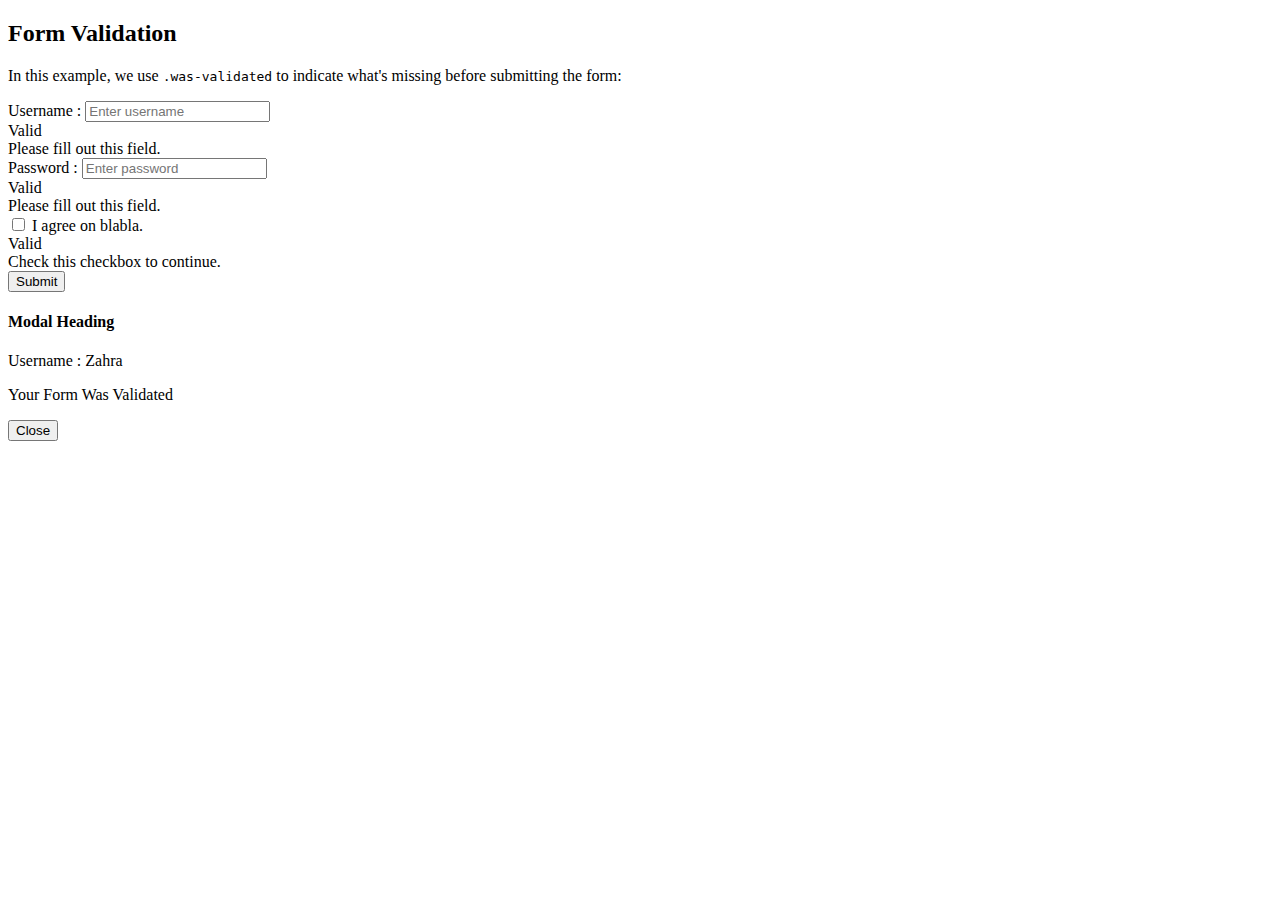
<file: Formvalidation/index.html>
<!DOCTYPE html>
<html lang="en">
  <head>
    <meta charset="UTF-8" />
    <meta http-equiv="X-UA-Compatible" content="IE=edge" />
    <meta name="viewport" content="width=device-width, initial-scale=1.0" />
    <link
      href="https://cdn.jsdelivr.net/npm/bootstrap@5.1.3/dist/css/bootstrap.min.css"
      rel="stylesheet"
      integrity="sha384-1BmE4kWBq78iYhFldvKuhfTAU6auU8tT94WrHftjDbrCEXSU1oBoqyl2QvZ6jIW3"
      crossorigin="anonymous"
    />
    <title>Form Validation</title>
    <style>
        .modal-backdrop.show {
            opacity: 0.1 !important;
        }
    </style>
  </head>
  <body>
    <div class="container mt-5">
      <h2>Form Validation</h2>
      <p>
        In this example, we use <code>.was-validated</code> to indicate what's
        missing before submitting the form:
      </p>
      <form class="was-validated" id="myForm">
        <div class="form-group">
          <label for="uname">Username :</label>
          <input
            type="text"
            class="form-control w-50"
            id="uname"
            placeholder="Enter username"
            name="uname"
            required
          />
          <div class="valid-feedback">Valid</div>
          <div class="invalid-feedback">Please fill out this field.</div>
        </div>
        <div class="form-group mt-3">
          <label for="pwd">Password :</label>
          <input
            type="password"
            class="form-control w-50"
            id="pwd"
            placeholder="Enter password"
            name="pswd"
            required
          />
          <div class="valid-feedback">Valid</div>
          <div class="invalid-feedback">Please fill out this field.</div>
        </div>
        <div class="form-group form-check mt-3">
          <label class="form-check-label">
            <input
              class="form-check-input"
              type="checkbox"
              name="remember"
              required
            />
            I agree on blabla.
            <div class="valid-feedback">Valid</div>
            <div class="invalid-feedback">Check this checkbox to continue.</div>
          </label>
        </div>
        <button
          id="subBtn"
          type="button"
          class="btn btn-primary mt-3 px-4"
          onclick="openModal()"
          data-bs-toggle="modal"
          data-bs-target="#myModal"
        >
          Submit
        </button>
      </form>
    </div>

    <!-- ====================================================== -->

    <!-- The Modal -->
    <div class="modal fade" id="myModal" data-bs-backdrop="static">
      <div class="modal-dialog">
        <div class="modal-content">
          <div class="modal-header">
            <h4 class="modal-title">Modal Heading</h4>
          </div>
          <div class="modal-body"><p>Username : Zahra</p><p>Your Form Was Validated </p></div>
          <div class="modal-footer">
            <button
              type="button"
              id="closeBtn"
              class="btn btn-danger"
              data-bs-dismiss="modal"
              onclick="closeModal()"
            >
              Close
            </button>
          </div>
        </div>
      </div>
    </div>

    <!-- ====================================================== -->
    <script>
      function openModal() {
        let modal1 = document.querySelector("#subBtn");
        let modal2 = bootstrap.Modal.getOrCreateInstance(modal1);
        modal2.show();
      }
      function closeModal() {
        let btn1 = document.querySelector("#closeBtn");
        let btn2 = bootstrap.Modal.getOrCreateInstance(btn1);
        btn2.hide();
      }
    </script>

    <script
      src="https://cdn.jsdelivr.net/npm/bootstrap@5.1.3/dist/js/bootstrap.bundle.min.js"
      integrity="sha384-ka7Sk0Gln4gmtz2MlQnikT1wXgYsOg+OMhuP+IlRH9sENBO0LRn5q+8nbTov4+1p"
      crossorigin="anonymous"
    ></script>
  </body>
</html>
</file>
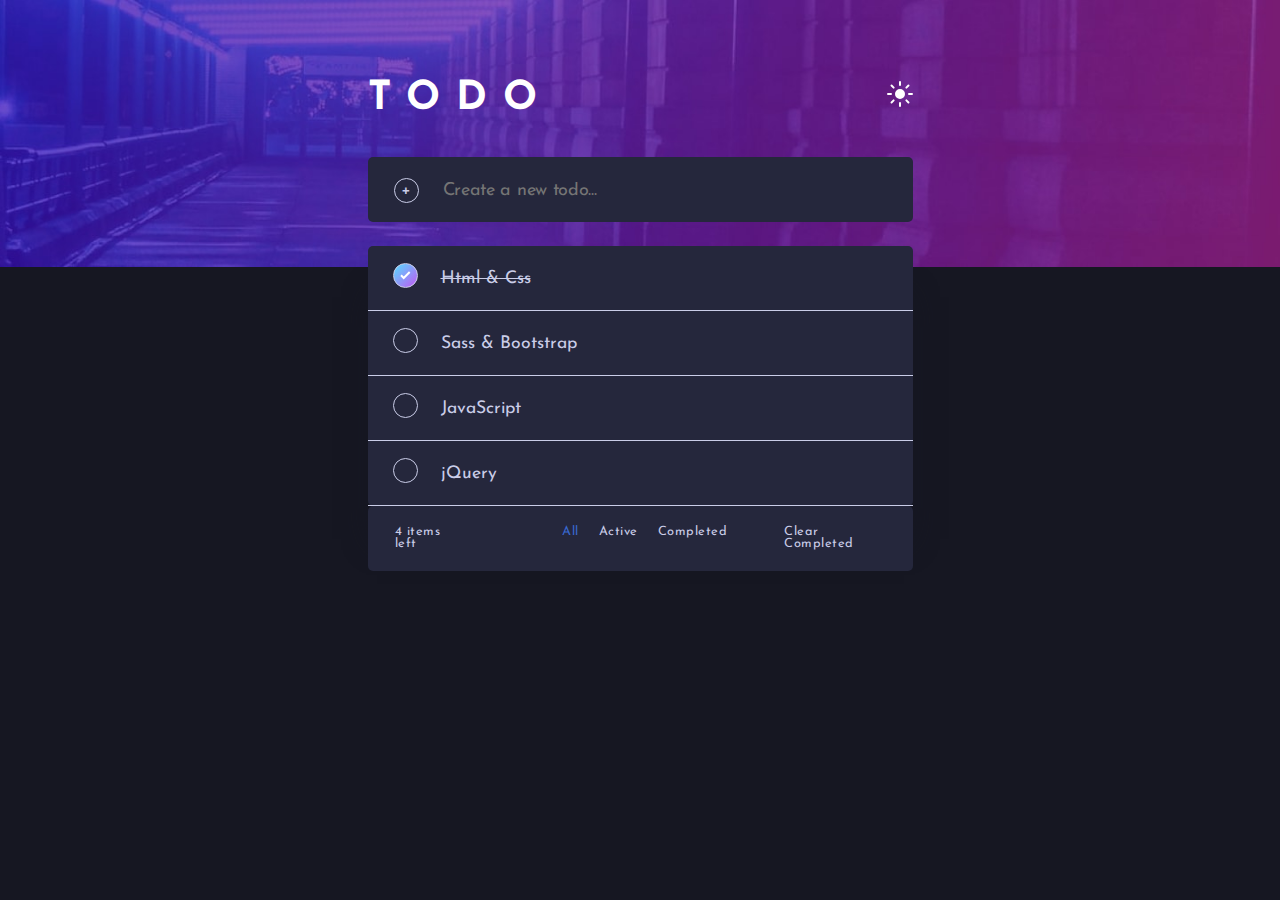
<file: todolist/index.html>
<!DOCTYPE html>
<html lang="en">
  <head>
    <meta charset="UTF-8" />
    <meta name="viewport" content="width=device-width, initial-scale=1.0" />
    <link
      rel="icon"
      type="image/png"
      sizes="32x32"
      href="./images/favicon-32x32.png"
    />
    <link rel="stylesheet" href="./styles.css" />

    <title>Todo app</title>
  </head>
  <body class="theme-dark">
    <header class="flex-row">
      <h1>TODO</h1>
      <div class="theme-block">
        <input type="checkbox" name="theme" id="theme" />
        <label for="theme"></label>
      </div>
    </header>

    <main>
      <div class="add-new-item flex-row">
        <span>&#43;</span>
        <input
          type="text"
          placeholder="Create a new todo..."
          name="addItem"
          id="addItem"
        />
      </div>
      <section class="content">
        <ul>
          <li class="flex-row">
            <label class="list-item">
              <input type="checkbox" name="todoItem" checked />
              <span class="checkmark"></span>
              <span class="text">Html & Css</span>
            </label>
            <span class="remove"></span>
          </li>
          <li class="flex-row">
            <label class="list-item">
              <input type="checkbox" name="todoItem" />
              <span class="checkmark"></span>
              <span class="text">Sass & Bootstrap</span>
            </label>
            <span class="remove"></span>
          </li>
          <li class="flex-row">
            <label class="list-item">
              <input type="checkbox" name="todoItem" />
              <span class="checkmark"></span>
              <span class="text">JavaScript</span>
            </label>
            <span class="remove"></span>
          </li>
          <li class="flex-row">
            <label class="list-item">
              <input type="checkbox" name="todoItem" />
              <span class="checkmark"></span>
              <span class="text">jQuery</span>
            </label>
            <span class="remove"></span>
          </li>
        </ul>
      </section>
      <div class="bottom-items flex-row">
        <div class="items-left"><span>2</span> items left</div>
        <div class="filter flex-row">
          <label>
            <input type="radio" name="filter" id="all" checked />
            <span>All</span>
          </label>
          <label>
            <input type="radio" name="filter" id="active" />
            <span>Active</span>
          </label>
          <label>
            <input type="radio" name="filter" id="completed" />
            <span>Completed</span>
          </label>
        </div>
        <span class="clear">Clear Completed</span>
      </div>
    </main>
    <script src="./script.js"></script>
  </body>
</html>
</file>
<file: todolist/styles.css>
@import url("https://fonts.googleapis.com/css2?family=Josefin+Sans:wght@300;400;700&display=swap");

html,
body {
  margin: 0;
  padding: 0;
  height: 100%;
  width: 100%;
}

* {
  box-sizing: border-box;
}

img {
  max-width: 100%;
}

.flex-row {
  display: flex;
  flex-flow: row nowrap;
  align-items: center;
}

.theme-dark {
  --bg-top-image: 0 0 url(./images/bg-desktop-dark.jpg) no-repeat;
  --main-bg: hsl(235, 21%, 11%);
  --todo-bg: hsl(235, 24%, 19%);
  --todo-shadow: hsl(235, 21%, 11%);
  --font-color: hsl(234, 39%, 85%);
  --font-color-hover: #fff;
}

.theme-light {
  --bg-top-image: 0 0 url(./images/bg-desktop-light.jpg) no-repeat;
  --main-bg: hsl(0, 0%, 98%);
  --todo-bg: hsl(0, 0%, 98%);
  --todo-shadow: hsl(235, 19%, 35%);
  --font-color: hsl(236, 9%, 61%);
  --font-color-hover: hsl(235, 21%, 11%);
}

body {
  font: 400 18px/1 "Josefin Sans", sans-serf;
  background: var(--bg-top-image);
  background-color: var(--main-bg);
  background-size: contain;
  color: var(--font-color);
}

header,
main {
  max-width: 545px;
  margin: 0 auto;
}

header {
  justify-content: space-between;
  padding: 52px 0 11px;
}

h1 {
  font-weight: 700;
  font-size: 2.5rem;
  color: #fff;
  letter-spacing: 1rem;
}

.theme-block {
  margin: -10px 0 0;
}

.theme-block #theme {
  display: none;
}

.theme-block #theme + label::before {
  content: "";
  background: url(./images/icon-sun.svg);
  display: block;
  width: 26px;
  height: 26px;
  cursor: pointer;
}

.theme-block #theme:checked + label::before {
  background: url(./images/icon-moon.svg);
}

.add-new-item {
  background: var(--todo-bg);
  height: 65px;
  border-radius: 5px;
  margin: 0 0 24px;
  padding: 0 26px;
  position: relative;
}

.add-new-item #addItem {
  background: transparent;
  color: var(--font-color);
  border: 0;
  outline: 0;
  width: 100%;
  height: 50px;
  font: 400 18px/1 "Josefin Sans", sans-serf;
  margin: 4px 0 0 47px;
  letter-spacing: -0.3px;
}

.add-new-item span {
  width: 25px;
  height: 25px;
  border: 1px solid var(--font-color);
  display: block;
  border-radius: 50%;
  position: absolute;
  left: 26px;
  top: 21px;
  cursor: pointer;
  text-align: center;
  padding: 3px;
}

.add-new-item span:hover {
    background: linear-gradient(135deg, hsl(192, 100%, 67%), hsl(280, 87%, 65%));
}

.content {
  background: var(--todo-bg);
  border-radius: 5px;
  box-shadow: 0 42px 30px -9px var(--todo-shadow);
}

ul {
  list-style-type: none;
  padding: 0;
  margin: 0;
}

ul li {
  padding: 0 10px 0 25px;
  min-height: 65px;
  border-bottom: 1px solid var(--font-color);
  position: relative;
}

ul li input[type="checkbox"] {
  position: absolute;
  opacity: 0;
  cursor: pointer;
  width: 0;
  height: 0;
}

ul li label {
  position: relative;
  cursor: pointer;
  padding: 2px 0 0 48px;
  font-size: 1.1rem;
}

.checkmark {
  position: absolute;
  top: -5px;
  left: 0;
  height: 25px;
  width: 25px;
}

ul li.hidden {
  display: none;
}

ul li input[type="checkbox"] ~ .checkmark {
  border: 1px solid var(--font-color);
  border-radius: 50px;
}

ul li input[type="checkbox"] ~ .checkmark:hover {
  border: 0;
  padding: 1px;
  background: linear-gradient(135deg, hsl(192, 100%, 67%), hsl(280, 87%, 65%));
}

ul li input[type="checkbox"] ~ .checkmark:hover::before {
  content: "";
  width: 23px;
  height: 23px;
  border-radius: 50%;
  background: var(--todo-bg);
  display: block;
}

ul li input[type="checkbox"]:checked ~ .checkmark {
  background: center url(./images/icon-check.svg) no-repeat,
    linear-gradient(135deg, hsl(192, 100%, 67%), hsl(280, 87%, 65%));
}

ul li input[type="checkbox"]:checked ~ .text {
  text-decoration: line-through;
}

.remove {
  background: url(./images/icon-cross.svg) no-repeat;
  width: 18px;
  height: 18px;
  display: none;
  cursor: pointer;
  position: absolute;
  right: 25px;
  top: 25px;
}

ul li:hover .remove {
  display: block;
}

.items-left {
  margin-right: 86px;
}

.bottom-items {
  padding: 20px 20px 20px 27px;
  font-size: 0.8rem;
  letter-spacing: 0.5px;
  align-items: baseline;
  border-radius: 5px;
  background: var(--todo-bg);
}

.filter {
  margin-right: 47px;
}

.filter input[type="radio"] {
  position: absolute;
  opacity: 0;
  cursor: pointer;
  height: 0;
  width: 0;
}

.filter label {
  cursor: pointer;
  padding: 0 10px;
}

.filter label:hover {
  color: var(--font-color-hover);
}

.filter input[type="radio"]:checked ~ span {
  color: hsl(221, 62%, 52%);
}

.clear {
  color: var(--font-color);
  cursor: pointer;
}

.clear:hover {
  color: var(--font-color-hover);
}
</file>
